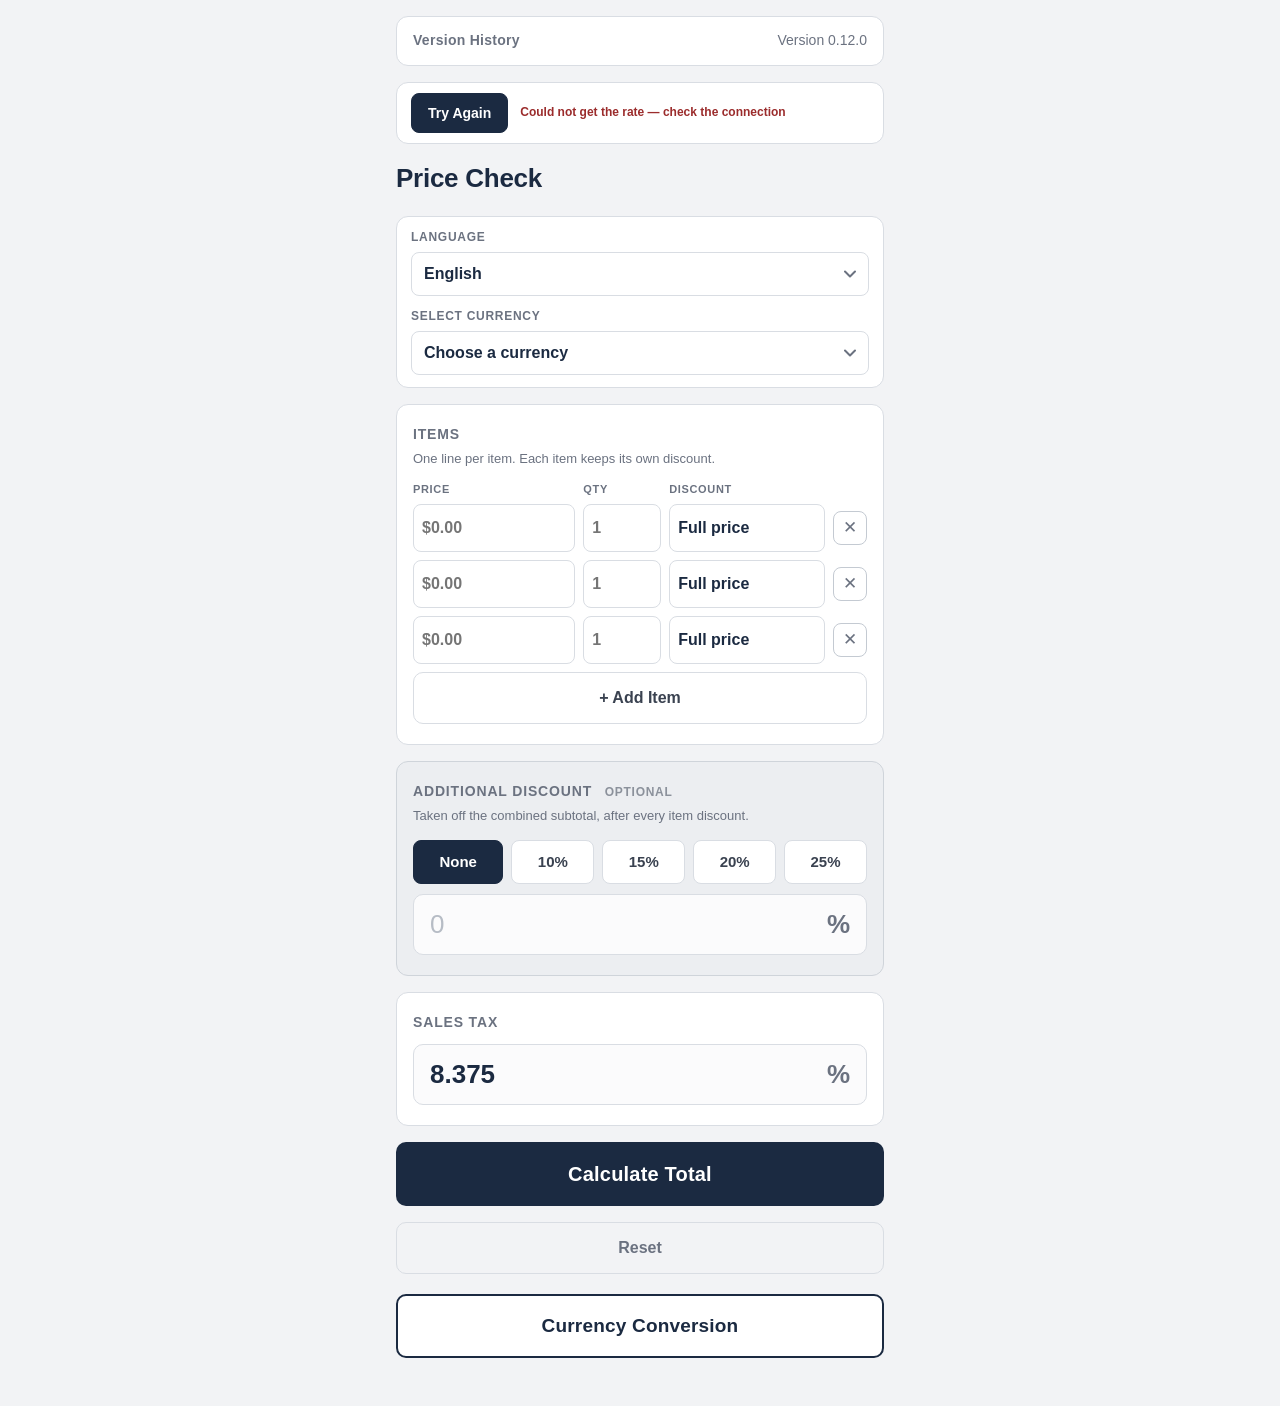
<file: index.html>
<!DOCTYPE html>
<html lang="en">
<head>
  <meta charset="UTF-8">
  <meta name="viewport" content="width=device-width, initial-scale=1, viewport-fit=cover">
  <meta name="theme-color" content="#1b2a41">
  <meta name="apple-mobile-web-app-capable" content="yes">
  <meta name="apple-mobile-web-app-status-bar-style" content="black-translucent">
  <meta name="apple-mobile-web-app-title" content="Price Check">
  <title>Price Check</title>

  <!-- Home Screen and tab icons. Every path here is relative, so the app
       works just as well in a subfolder (such as a GitHub Pages project
       site) as it does at the root of a domain. -->
  <link rel="apple-touch-icon" href="apple-touch-icon.png">
  <link rel="icon" type="image/png" sizes="192x192" href="icon-192.png">
  <link rel="icon" type="image/png" sizes="512x512" href="icon-512.png">

  <link rel="manifest" href="manifest.webmanifest">
  <link rel="stylesheet" href="style.css">
</head>
<body>
  <main class="app">

    <!-- ====================================================================
         VIEW 1 - Price Check (the main calculator)
         ==================================================================== -->
    <div id="viewPriceCheck">

      <!-- Version History -->
      <details class="version-history" id="versionHistory">
        <summary>
          <span class="vh-label">Version History</span>
          <span class="vh-current" id="versionCurrent">—</span>
        </summary>
        <div class="vh-body" id="versionBody"></div>
      </details>

      <!-- Today's exchange rate. Pressed once before a shift while there is
           a signal; after that the rate lives on the phone and nothing here
           needs the internet again. This bar is for whoever is holding the
           phone, so it stays in English like the rest of the controls. -->
      <div class="rate-bar" id="rateBar">
        <button type="button" class="btn-rate" id="getRateBtn">Get Today's Rate</button>
        <span class="rate-bar-note" id="rateBarNote">—</span>
      </div>

      <h1 class="title">Price Check</h1>

      <!-- Language and currency for everything shown to the customer: the
           results below and the Currency Conversion screen. Kept up here so
           both are there before anything is calculated, not buried in the
           results. -->
      <div class="lang-row" id="langRow">
        <div class="lang-field">
          <label class="lang-row-label" for="resultLanguage" data-i18n="language">Language</label>
          <select id="resultLanguage" class="lang-select"></select>
        </div>
        <div class="lang-field">
          <label class="lang-row-label" for="mainCurrency" data-i18n="selectCurrency">Select Currency</label>
          <select id="mainCurrency" class="lang-select"></select>
        </div>
      </div>

      <!-- Items -->
      <section class="card">
        <span class="field-label">Items</span>
        <p class="section-note">
          One line per item. Each item keeps its own discount.
        </p>

        <div class="item-head">
          <span>Price</span>
          <span>Qty</span>
          <span>Discount</span>
          <span></span>
        </div>
        <div id="itemRows"></div>

        <button type="button" class="btn-secondary btn-secondary--light" id="addItemBtn">
          + Add Item
        </button>
      </section>

      <!-- Additional discount, taken off the combined subtotal -->
      <section class="card card--second">
        <span class="field-label">
          Additional Discount
          <span class="field-hint">Optional</span>
        </span>
        <p class="section-note">
          Taken off the combined subtotal, after every item discount.
        </p>

        <div class="chip-row" id="additionalChips">
          <button type="button" class="chip" data-percent="0">None</button>
          <button type="button" class="chip" data-percent="10">10%</button>
          <button type="button" class="chip" data-percent="15">15%</button>
          <button type="button" class="chip" data-percent="20">20%</button>
          <button type="button" class="chip" data-percent="25">25%</button>
        </div>
        <div class="percent-input-wrap">
          <input
            id="additionalDiscount"
            class="percent-input"
            type="text"
            inputmode="decimal"
            autocomplete="off"
            placeholder="0">
          <span class="percent">%</span>
        </div>
      </section>

      <!-- Sales Tax -->
      <section class="card">
        <label class="field-label" for="tax">Sales Tax</label>
        <div class="percent-input-wrap">
          <input
            id="tax"
            class="percent-input"
            type="text"
            inputmode="decimal"
            autocomplete="off"
            placeholder="0">
          <span class="percent">%</span>
        </div>
      </section>

      <!-- Actions -->
      <button type="button" class="btn-primary" id="calcBtn">Calculate Total</button>

      <p class="error" id="error" hidden></p>

      <!-- Results. Everything inside here is translated, because this is
           the part turned round and shown to the customer. -->
      <section class="card results" id="results" hidden>

        <!-- Shown when an item, discount or tax has been edited since these
             figures were worked out. The figures are dimmed with it, so a
             stale total is never handed to a customer as current. -->
        <p class="stale-note" id="staleNote" hidden data-i18n="outOfDate">
          These figures are out of date — press Calculate Total again
        </p>

        <div class="original-total">
          <span class="original-label" data-i18n="originalTotal">Original Total</span>
          <span class="original-value" id="rOriginal">$0.00</span>
        </div>

        <div class="section-title" data-i18n="itemBreakdown">Item Breakdown</div>
        <ul class="breakdown" id="breakdown"></ul>

        <div class="result-row">
          <span class="result-label" data-i18n="itemsSubtotal">Items Subtotal</span>
          <span class="result-value" id="rSubtotal">$0.00</span>
        </div>
        <div class="result-row" id="rItemSavingsRow" hidden>
          <span class="result-label" data-i18n="itemDiscountsSaved">Item Discounts Saved</span>
          <span class="result-value result-value--savings" id="rItemSavings">-$0.00</span>
        </div>
        <div class="result-row" id="rDiscountRow" hidden>
          <span class="result-label" id="rDiscountLabel">Additional Discount</span>
          <span class="result-value result-value--savings" id="rDiscount">-$0.00</span>
        </div>
        <div class="result-row" id="rAfterRow" hidden>
          <span class="result-label" data-i18n="subtotalAfterAll">Subtotal After All Discounts</span>
          <span class="result-value" id="rAfter">$0.00</span>
        </div>

        <div class="savings-box" id="rSavingsBox" hidden>
          <span class="savings-box-label" data-i18n="totalSavings">Total Savings</span>
          <span class="savings-box-value" id="rTotalSavings">$0.00</span>
          <span class="savings-box-note" id="rSavingsPercent">You saved 0%</span>
        </div>

        <div class="result-row">
          <span class="result-label" id="rTaxLabel">Sales Tax</span>
          <span class="result-value" id="rTax">$0.00</span>
        </div>
        <div class="result-total">
          <span class="total-label" data-i18n="finalTotal">Final Total</span>
          <span class="total-value" id="rTotal">$0.00</span>
        </div>

        <!-- The same total in the customer's own currency, directly under
             the dollars. Written by currency.js from the rate saved on the
             phone - it needs no connection, and it is simply left out when
             no currency has been chosen or no rate is in hand. -->
        <div class="converted" id="converted" hidden>
          <span class="converted-label" id="convertedLabel">—</span>
          <span class="converted-value" id="convertedValue">—</span>
          <span class="converted-note" id="convertedNote"></span>
        </div>

        <p class="saved-today" id="rSavedToday" hidden>You saved $0.00 today</p>

        <div class="math">
          <div class="math-title" data-i18n="howCalculated">How this was calculated</div>
          <ol class="math-steps" id="mathSteps"></ol>
        </div>
      </section>

      <button type="button" class="btn-secondary" id="resetBtn">Reset</button>

      <!-- The way through to the customer-facing converter. It carries the
           chosen language underneath the English, so a customer can read it
           and ask for it - and anyone who does not need it simply ignores
           it. -->
      <button type="button" class="btn-convert" id="openCurrencyBtn">
        <span class="btn-convert-en">Currency Conversion</span>
        <span class="btn-convert-native" id="convertNative" dir="auto" hidden></span>
      </button>

    </div>

    <!-- ====================================================================
         VIEW 2 - Currency Conversion (shown to the customer)
         Every label carrying data-i18n is translated by currency.js.
         ==================================================================== -->
    <div id="viewCurrency" hidden>

      <!-- Language picker. The buttons are built from the list in i18n.js,
           each showing the language's own name. -->
      <section class="card">
        <span class="field-label" data-i18n="chooseLanguage">Choose your language</span>
        <div class="lang-grid" id="langGrid"></div>
      </section>

      <h1 class="title" data-i18n="title">Currency Conversion</h1>

      <!-- USD amount, carried over from Price Check but still editable -->
      <section class="card">
        <label class="field-label" for="usdAmount" data-i18n="usdAmount">USD Amount</label>
        <div class="percent-input-wrap">
          <span class="money-sign">$</span>
          <input
            id="usdAmount"
            class="percent-input"
            type="text"
            inputmode="decimal"
            autocomplete="off"
            placeholder="0.00">
        </div>
      </section>

      <!-- Currency -->
      <section class="card">
        <label class="field-label" for="currencySelect" data-i18n="selectCurrency">Select Currency</label>
        <select id="currencySelect" class="currency-select"></select>
      </section>

      <!-- The part held up for the customer to read -->
      <section class="card customer-card">
        <div class="cc-usd">
          <span class="cc-usd-label" data-i18n="usdTotal">USD Total</span>
          <span class="cc-usd-value" id="ccUsd">$0.00</span>
        </div>

        <div class="cc-main">
          <span class="cc-main-label" data-i18n="customerPrice">Customer Price</span>
          <span class="cc-main-value" id="ccPrice">—</span>
        </div>

        <!-- Where the rate came from and when, kept small on purpose: the
             converted price is what the customer is meant to read. Both
             lines are written in currency.js. -->
        <p class="cc-source" id="ccSource" hidden></p>
        <p class="cc-rate-time" id="ccRateTime" hidden></p>

        <p class="cc-disclaimer" data-i18n="disclaimer">
          Estimated conversion. Your bank or card issuer may use a different exchange rate.
        </p>
      </section>

      <!-- Rate, and where it came from -->
      <section class="card">
        <div class="result-row">
          <span class="result-label" data-i18n="exchangeRate">Exchange Rate</span>
          <span class="result-value" id="rateValue">—</span>
        </div>
        <div class="result-row">
          <span class="result-label" data-i18n="lastUpdated">Last Updated</span>
          <span class="result-value" id="rateUpdated">—</span>
        </div>

        <p class="rate-status" id="rateStatus" hidden></p>

        <!-- Always available, not only after a failure: a rate fetched an
             hour ago is still the rate on screen until someone asks for a
             new one. Its wording is set in currency.js. -->
        <button type="button" class="btn-secondary" id="refreshBtn">Update Rate</button>

        <!-- Optional override, deliberately tucked away -->
        <details class="manual-rate">
          <summary data-i18n="manualRate">Manual Rate</summary>
          <div class="manual-body">
            <p class="manual-auto" id="autoRateNote">—</p>
            <div class="manual-field">
              <input
                id="manualRateInput"
                class="manual-input"
                type="text"
                inputmode="decimal"
                autocomplete="off"
                placeholder="0.00"
                aria-label="Manual exchange rate">
              <span class="manual-code" id="manualRateCode"></span>
            </div>
            <button type="button" class="btn-secondary btn-secondary--light" id="useAutoBtn" data-i18n="useAutomaticRate">
              Use Automatic Rate
            </button>
          </div>
        </details>
      </section>

      <button type="button" class="btn-secondary" id="backBtn" data-i18n="back">
        Back to Price Check
      </button>

    </div>

  </main>

  <!-- i18n.js holds every translation and must load first. -->
  <script src="i18n.js"></script>
  <script src="script.js"></script>
  <script src="currency.js"></script>
</body>
</html>
</file>
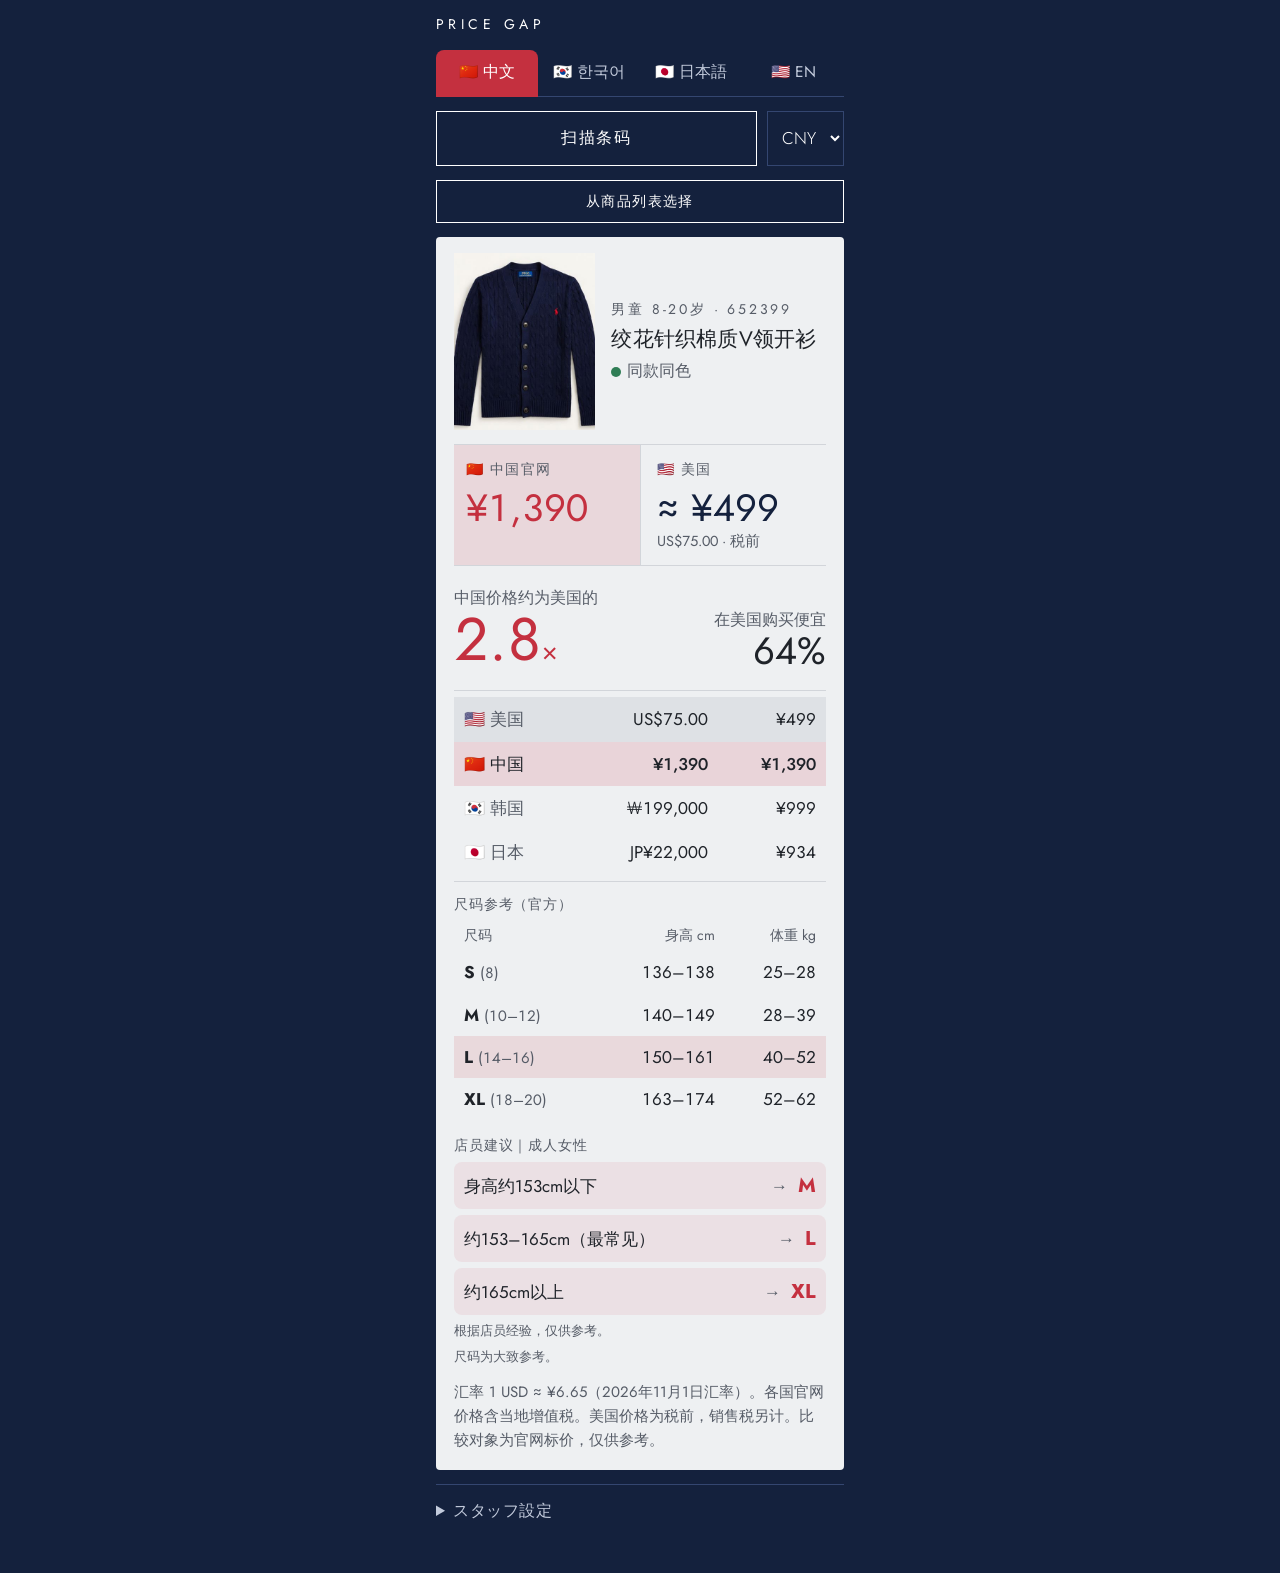
<file: pricegap/index.html>
<!doctype html>
<html lang="ja">
<head>
<meta charset="utf-8">
<meta name="viewport" content="width=device-width, initial-scale=1, viewport-fit=cover">
<title>Price Gap</title>
<meta name="theme-color" content="#14213d">
<meta name="robots" content="noindex, nofollow">
<meta name="apple-mobile-web-app-capable" content="yes">
<meta name="mobile-web-app-capable" content="yes">
<meta name="apple-mobile-web-app-status-bar-style" content="black-translucent">
<meta name="apple-mobile-web-app-title" content="Price Gap">
<link rel="manifest" href="manifest.webmanifest">
<link rel="apple-touch-icon" href="icons/icon-180.png">
<link rel="stylesheet" href="https://fonts.googleapis.com/css2?family=Jost:wght@300;400;500&display=swap">
<style>
/* Layout: one navy phone column — small photo beside the name, then the two prices and the gap, all on the first screen */
:root{
  --bg:#14213d; --card:#1c2b4d; --ink:#ffffff; --mute:#c3cbdc; --line:#344670; --accent:#e9d19e; --navy:#ffffff;
  --ok:#2f7d55; --ref:#3d5f9e; --warn:#a26c12; --hl:#c4303f;
  --latin:"Jost","Helvetica Neue",Arial,sans-serif;
  --body:"Jost",-apple-system,"Hiragino Sans","PingFang SC","Apple SD Gothic Neo","Noto Sans CJK",sans-serif;
  color-scheme:dark;
}
*{box-sizing:border-box}
body{background:var(--bg);color:var(--ink);font-family:var(--body);font-weight:400;font-size:17px;line-height:1.55}
.wrap{max-width:440px;margin:0 auto;padding-left:max(16px,env(safe-area-inset-left,0px));padding-right:max(16px,env(safe-area-inset-right,0px));padding-block:14px 40px;display:flex;flex-direction:column;gap:14px}
.top{display:flex;justify-content:space-between;align-items:baseline}
.brand{font-family:var(--latin);font-weight:400;letter-spacing:.32em;font-size:14px;text-transform:uppercase}
.demo{font-family:var(--latin);font-size:10px;letter-spacing:.2em;color:var(--mute)}
.seg{display:flex;justify-content:space-between;border-bottom:1px solid var(--line)}
.seg button{all:unset;cursor:pointer;flex:1;text-align:center;padding:10px 2px 12px;font-size:15.5px;white-space:nowrap;color:var(--mute);border-bottom:1.5px solid transparent;margin-bottom:-1px}
.seg button[aria-pressed="true"]{color:#fff;background:var(--hl);border-color:var(--hl);border-radius:8px 8px 0 0;font-weight:500}
.row{display:flex;gap:10px;align-items:stretch}
.btn{all:unset;cursor:pointer;flex:1;text-align:center;border:1px solid var(--ink);color:var(--ink);padding:14px;font-size:16px;letter-spacing:.1em}
.btn:hover{background:var(--ink);color:var(--bg)}
select,input[type=number]{font:inherit;font-weight:300;color:var(--ink);background:transparent;border:1px solid var(--line);padding:9px 10px;border-radius:0}
:focus-visible{outline:1px solid var(--accent);outline-offset:3px}
.picker{display:grid;grid-template-columns:repeat(3,1fr);gap:10px}
.item{all:unset;cursor:pointer;display:flex;flex-direction:column;gap:4px;font-size:14px;line-height:1.35;color:var(--mute)}
.item img{width:100%;aspect-ratio:4/5;object-fit:cover;display:block;background:var(--line)}
.card{--ink:#1f2329;--mute:#565c67;--line:#d2d5da;--navy:#14213d;background:#eef0f2;color:var(--ink);border-radius:4px;overflow:hidden}
.head{display:grid;grid-template-columns:38% 1fr;gap:16px;align-items:center;padding:16px 18px 0}.photo{width:100%;aspect-ratio:4/5;object-fit:cover;object-position:top;display:block;background:var(--line)}
.prod{padding:0;min-width:0}
.eyebrow{font-family:var(--latin);font-size:14px;letter-spacing:.2em;text-transform:uppercase;color:var(--mute)}
.prod h2{word-break:keep-all;overflow-wrap:anywhere;font-weight:400;font-size:21px;line-height:1.35;margin:4px 0 6px;text-wrap:balance;letter-spacing:.01em}
.status{font-size:16px;color:var(--mute);display:flex;align-items:center;gap:6px}
.dot{width:10px;height:10px;border-radius:50%;display:inline-block}
.prices{display:grid;grid-template-columns:1fr 1fr;margin:14px 18px 0;border-top:1px solid var(--line)}
.prices>div{padding:14px 0 12px;min-width:0}.prices>div:first-child{padding-left:12px;padding-right:10px;background:color-mix(in srgb,var(--hl) 13%,transparent)}.amt.home{color:var(--hl)}
.prices>div+div{padding-left:16px;border-left:1px solid var(--line)}
.lab{font-family:var(--latin);font-size:14px;letter-spacing:.1em;color:var(--mute);text-transform:uppercase}
.amt{font-family:var(--latin);font-weight:400;font-size:clamp(30px,9vw,38px);line-height:1.2;margin-top:4px;font-variant-numeric:tabular-nums;white-space:nowrap;overflow:hidden}
.amt.us{color:var(--navy)}
.small{font-size:14.5px;color:var(--mute);font-variant-numeric:tabular-nums}
.gap{margin:0 18px;border-top:1px solid var(--line);padding:20px 0;display:flex;align-items:flex-end;justify-content:space-between;gap:12px;flex-wrap:wrap}
.gap .k{font-size:16px;color:var(--mute)}
.gap .v{font-family:var(--latin);font-weight:400;font-size:60px;line-height:1;color:var(--hl);font-variant-numeric:tabular-nums}
.gap .v small{font-size:26px}
.gap .r{text-align:right}
.gap .r .v{font-size:38px;color:var(--ink)}
.none{margin:14px 18px 0;border-top:1px solid var(--line);padding:18px 0;color:var(--mute);font-size:17px}
table{color:inherit;font-size:inherit;width:100%;border-collapse:collapse;font-variant-numeric:tabular-nums}
.tbl{margin:0 18px;border-top:1px solid var(--line);padding-top:6px}
td{padding:9px 0;font-size:17px}.spec{margin:6px 18px 0;border-top:1px solid var(--line);padding-top:12px}.spec .sec{font-size:14px;letter-spacing:.06em;color:var(--mute);margin-bottom:6px}.spec dl{display:grid;grid-template-columns:auto 1fr;gap:6px 14px;margin:0;font-size:16px}.spec dt{color:var(--mute)}.spec dd{margin:0;min-width:0}
.size{margin:6px 18px 0;border-top:1px solid var(--line);padding-top:12px}.size .sec,.rev .sec{font-size:14px;letter-spacing:.06em;color:var(--mute);margin-bottom:6px}
.size th{font-size:14px;font-weight:400;color:var(--mute);text-align:left;padding:4px 10px}.size th.n{text-align:right}.size td{padding:8px 10px}.size .c{color:var(--mute);font-size:15px}
.size tr.hit td{background:color-mix(in srgb,var(--hl) 12%,transparent)}
.rev{margin-top:14px}.rv{display:grid;grid-template-columns:1fr auto auto;gap:4px 10px;align-items:baseline;font-size:17px;padding:8px 10px;border-radius:8px;background:color-mix(in srgb,var(--hl) 8%,transparent);margin-bottom:6px}.rv .c{grid-column:1/-1;font-size:15px;color:var(--mute)}.rv b{font-size:20px;color:var(--hl)}.rv .arrow{color:var(--mute)}
.demo-n{font-size:13px;color:var(--mute);margin-top:6px}
td.n{text-align:right;white-space:nowrap;padding-left:10px}
td.c{color:var(--mute)}
tr.me td{color:var(--ink);font-weight:500;background:color-mix(in srgb,var(--hl) 14%,transparent)}tr.us td{background:color-mix(in srgb,var(--navy) 7%,transparent)}td:first-child{padding-left:10px}td:last-child{padding-right:10px}
.notes{font-size:15px;color:var(--mute);padding:12px 18px 18px;line-height:1.6}
details{border-top:1px solid var(--line);padding-top:4px}
summary{cursor:pointer;padding:10px 0;font-size:16px;color:var(--mute);letter-spacing:.04em}
.f{display:grid;grid-template-columns:1fr auto;gap:10px;align-items:center;padding-bottom:12px;font-size:16px}
.f input[type=number]{width:110px;text-align:right}
@media (prefers-reduced-motion:no-preference){.card{animation:in .3s ease-out}@keyframes in{from{opacity:.4}to{opacity:1}}}
.tabs{display:flex;gap:6px;flex-wrap:wrap;margin:0 0 10px}
.tabs button{all:unset;cursor:pointer;font-size:14px;padding:6px 12px;border:1px solid var(--line);border-radius:999px;color:var(--mute)}
.tabs button[aria-pressed="true"]{border-color:var(--ink);color:var(--ink)}
.item .pr{font-family:var(--latin);font-variant-numeric:tabular-nums;color:var(--ink);font-size:13px}
.item .x{font-size:12px;color:var(--accent)}
.tag{font-size:12.5px;color:var(--mute);margin-left:6px;white-space:nowrap}
.flagnote{margin:10px 18px 0;padding:10px 12px;border-radius:6px;background:color-mix(in srgb,var(--hl) 9%,transparent);font-size:15.5px;line-height:1.5}
.tipfoot{font-size:13px;color:var(--mute);margin-top:4px}
html{padding-top:env(safe-area-inset-top,0px);padding-bottom:env(safe-area-inset-bottom,0px);background:var(--bg)}
body{margin:0;-webkit-text-size-adjust:100%}
img{max-width:100%}
[hidden]{display:none!important}
.scan{position:fixed;inset:0;z-index:20;background:#000;display:flex;flex-direction:column;padding:env(safe-area-inset-top,0px) 0 env(safe-area-inset-bottom,0px)}
.scan video{flex:1;width:100%;object-fit:cover;min-height:0}
.scan .frame{position:absolute;left:10%;right:10%;top:38%;height:22%;border:2px solid rgba(255,255,255,.85);border-radius:10px;pointer-events:none}
.scan .bar{display:flex;gap:10px;padding:12px max(16px,env(safe-area-inset-left,0px));background:#14213d;align-items:center;flex-wrap:wrap}
.scan .bar input{flex:1;min-width:0;font:inherit;color:#fff;background:transparent;border:1px solid #344670;padding:10px}
.scan .bar button,.mini{all:unset;cursor:pointer;border:1px solid #fff;color:#fff;padding:10px 14px;font-size:15px}
.scan .msg{color:#c3cbdc;font-size:14px;padding:0 max(16px,env(safe-area-inset-left,0px)) 10px;background:#14213d}
.assign{border:1px solid var(--accent);padding:12px;display:grid;gap:8px;font-size:15px}
.assign b{font-family:var(--latin);letter-spacing:.05em}
.staffbtns{display:flex;gap:8px;flex-wrap:wrap;margin:0 0 12px}
.staffbtns .mini{border-color:var(--line);color:var(--ink);font-size:14px;padding:8px 12px}
textarea{width:100%;min-height:90px;font:13px ui-monospace,monospace;color:var(--ink);background:transparent;border:1px solid var(--line)}
.online{font-size:12px;color:var(--mute)}
</style>
</head>
<body>
<div class="wrap">
  <div class="top"><span class="brand">Price Gap</span><span class="online" id="net"></span></div>
  <div class="seg" role="group" aria-label="customer" id="seg">
    <button data-c="CN">🇨🇳 中文</button><button data-c="KR">🇰🇷 한국어</button><button data-c="JP">🇯🇵 日本語</button><button data-c="EN">🇺🇸 EN</button>
  </div>
  <div class="row">
    <button class="btn" id="scanBtn"></button>
    <select id="cur" aria-label="currency"><option>CNY</option><option>KRW</option><option>JPY</option><option>USD</option></select>
  </div>
  <button class="btn" id="listBtn" style="flex:none;padding:10px;font-size:14px"></button>
  <div id="assignWrap" hidden></div>
  <div id="pickWrap" hidden><p class="small" id="pickT" style="margin:0 0 8px"></p><div class="tabs" id="tabs"></div><div class="picker" id="picker"></div></div>
  <div id="result"></div>
  <details id="staff">
    <summary id="staffT">スタッフ設定</summary>
    <div class="f">
      <label for="store">店頭価格（USD・入力すると優先）</label><input type="number" id="store" step="0.01" min="0" placeholder="—">
      <label for="taxOn">米国の売上税を含める</label><input type="checkbox" id="taxOn">
      <label for="taxRate">売上税率（%）</label><input type="number" id="taxRate" step="0.1" min="0" value="9.5">
    </div>
    <p class="small" id="rates" style="margin:0 0 8px"></p>
    <div class="staffbtns"><button class="mini" id="fxBtn">為替を今すぐ更新</button><button class="mini" id="exportBtn">バーコード登録を書き出す</button><button class="mini" id="importBtn">読み込む</button></div>
    <p class="small" id="bcInfo" style="margin:0 0 8px"></p>
    <textarea id="bcText" hidden aria-label="barcode data"></textarea>
    <p class="small" id="ver" style="margin:0 0 12px"></p>
  </details>
</div>
<div class="scan" id="scan" hidden>
  <video id="video" playsinline muted></video><div class="frame"></div>
  <div class="msg" id="scanMsg"></div>
  <div class="bar"><input id="manual" inputmode="numeric" placeholder="バーコード番号を手入力" aria-label="barcode number"><button id="manualGo">決定</button><button id="scanClose">閉じる</button></div>
</div>
<script src="app.js"></script>
</body>
</html>
</file>
<file: style.css>
/* ==========================================================================
   Price Check - style.css
   Plain CSS only. No frameworks, no external fonts, no CDN.
   ========================================================================== */

:root {
  --navy: #1b2a41;
  --navy-dark: #121d2e;
  --charcoal: #3a4250;
  --gray-text: #6b7280;
  --line: #d9dde3;
  --savings: #1c7a4f;
  --savings-bg: #edf5f0;
  --savings-line: #c8dfd2;
  --bg: #f2f3f5;
  --card: #ffffff;
  --radius: 12px;
}

* {
  box-sizing: border-box;
}

/* Anything the script hides stays hidden, even when a rule below gives it a
   display value of its own. */
[hidden] {
  display: none !important;
}

html, body {
  margin: 0;
  padding: 0;
}

body {
  background: var(--bg);
  color: var(--charcoal);
  font-family: -apple-system, BlinkMacSystemFont, "Helvetica Neue", Helvetica, Arial, sans-serif;
  font-size: 17px;
  line-height: 1.4;
  -webkit-text-size-adjust: 100%;
  -webkit-tap-highlight-color: transparent;
}

.app {
  max-width: 520px;
  margin: 0 auto;
  padding: 16px 16px 48px;
  padding-top: calc(16px + env(safe-area-inset-top));
  padding-left: calc(16px + env(safe-area-inset-left));
  padding-right: calc(16px + env(safe-area-inset-right));
  padding-bottom: calc(48px + env(safe-area-inset-bottom));
}

/* --- Version History ----------------------------------------------------- */

.version-history {
  background: var(--card);
  border: 1px solid var(--line);
  border-radius: var(--radius);
  margin-bottom: 16px;
}

.version-history > summary {
  display: flex;
  justify-content: space-between;
  align-items: center;
  gap: 12px;
  padding: 14px 16px;
  cursor: pointer;
  font-size: 14px;
  color: var(--gray-text);
  list-style: none;
}

.version-history > summary::-webkit-details-marker {
  display: none;
}

.vh-label {
  font-weight: 600;
  letter-spacing: 0.02em;
}

.vh-current {
  font-variant-numeric: tabular-nums;
}

.vh-body {
  padding: 0 16px 14px;
  border-top: 1px solid var(--line);
  font-size: 14px;
}

.vh-entry {
  padding-top: 14px;
}

.vh-version {
  font-weight: 600;
  color: var(--navy);
}

.vh-body ul {
  margin: 6px 0 0;
  padding-left: 20px;
  color: var(--gray-text);
}

.vh-body li {
  margin: 3px 0;
}

/* --- Title --------------------------------------------------------------- */

.title {
  margin: 4px 0 20px;
  font-size: 26px;
  font-weight: 700;
  color: var(--navy);
  letter-spacing: -0.01em;
}

/* --- Cards --------------------------------------------------------------- */

.card {
  background: var(--card);
  border: 1px solid var(--line);
  border-radius: var(--radius);
  padding: 20px 16px;
  margin-bottom: 16px;
}

/* The optional additional discount, set apart with a light gray background. */
.card--second {
  background: #eceef1;
  border-color: #cfd4da;
}

.field-label {
  display: block;
  font-size: 14px;
  font-weight: 600;
  color: var(--gray-text);
  text-transform: uppercase;
  letter-spacing: 0.06em;
  margin-bottom: 12px;
}

.field-hint {
  margin-left: 8px;
  font-size: 12px;
  font-weight: 600;
  color: #8b919b;
  text-transform: uppercase;
  letter-spacing: 0.06em;
}

.section-note {
  margin: -6px 0 14px;
  font-size: 13px;
  color: var(--gray-text);
  text-transform: none;
  letter-spacing: 0;
}

/* --- Inputs -------------------------------------------------------------- */

.percent-input-wrap {
  display: flex;
  align-items: center;
  border: 1px solid var(--line);
  border-radius: 10px;
  background: #fbfbfc;
  padding: 0 16px;
}

.percent-input-wrap:focus-within {
  border-color: var(--navy);
  background: #ffffff;
}

.percent {
  margin-left: 6px;
  font-size: 26px;
  font-weight: 600;
  color: var(--gray-text);
}

.percent-input {
  flex: 1;
  width: 100%;
  min-width: 0;
  border: 0;
  outline: 0;
  background: transparent;
  color: var(--navy);
  font-family: inherit;
  font-size: 26px;
  font-weight: 600;
  font-variant-numeric: tabular-nums;
  padding: 14px 0;
}

.percent-input::placeholder {
  color: #b6bcc5;
  font-weight: 500;
}

/* --- Action buttons ------------------------------------------------------ */

.btn-primary {
  display: block;
  width: 100%;
  min-height: 64px;
  border: 0;
  border-radius: 10px;
  background: var(--navy);
  color: #ffffff;
  font-family: inherit;
  font-size: 20px;
  font-weight: 700;
  letter-spacing: 0.01em;
  cursor: pointer;
  -webkit-appearance: none;
  appearance: none;
}

.btn-primary:active {
  background: var(--navy-dark);
}

.btn-secondary {
  display: block;
  width: 100%;
  min-height: 52px;
  margin-top: 16px;
  border: 1px solid var(--line);
  border-radius: 10px;
  background: transparent;
  color: var(--gray-text);
  font-family: inherit;
  font-size: 16px;
  font-weight: 600;
  cursor: pointer;
  -webkit-appearance: none;
  appearance: none;
}

/* --- Error --------------------------------------------------------------- */

.error {
  margin: 14px 2px 0;
  color: #9b2c2c;
  font-size: 15px;
  font-weight: 600;
}

/* --- Results ------------------------------------------------------------- */

.results {
  margin-top: 16px;
}

.result-row {
  display: flex;
  justify-content: space-between;
  align-items: baseline;
  gap: 12px;
  padding: 10px 0;
}

.result-label {
  font-size: 16px;
  color: var(--gray-text);
}

.result-value {
  font-size: 18px;
  font-weight: 600;
  color: var(--charcoal);
  font-variant-numeric: tabular-nums;
  white-space: nowrap;
}

/* The total sits on its own line so the number can be big enough to read
   from across a counter. */
.result-total {
  display: flex;
  flex-direction: column;
  align-items: flex-start;
  gap: 2px;
  margin-top: 14px;
  padding-top: 18px;
  border-top: 2px solid var(--navy);
}

.total-label {
  font-size: 15px;
  font-weight: 700;
  color: var(--gray-text);
  text-transform: uppercase;
  letter-spacing: 0.08em;
}

.total-value {
  font-size: 56px;
  line-height: 1.05;
  font-weight: 700;
  color: var(--navy);
  font-variant-numeric: tabular-nums;
  letter-spacing: -0.03em;
  white-space: nowrap;
}

/* --- The total again in the customer's currency --------------------------- */

/* Sits directly under the dollars and is deliberately almost as loud: this
   is the number the customer is being shown. It keeps the navy of the
   total above it rather than competing with a second colour. */

.converted {
  display: flex;
  flex-direction: column;
  align-items: flex-start;
  gap: 2px;
  margin-top: 16px;
  padding-top: 14px;
  border-top: 1px solid var(--line);
}

.converted-label {
  font-size: 13px;
  font-weight: 700;
  color: var(--gray-text);
  text-transform: uppercase;
  letter-spacing: 0.08em;
}

.converted-value {
  font-size: 44px;
  line-height: 1.05;
  font-weight: 700;
  color: var(--navy);
  font-variant-numeric: tabular-nums;
  letter-spacing: -0.03em;
  white-space: nowrap;
}

.converted-value.is-long {
  font-size: 36px;
}

.converted-value.is-xlong {
  font-size: 28px;
}

.converted-note {
  margin-top: 4px;
  font-size: 12px;
  line-height: 1.4;
  color: var(--gray-text);
}

.converted-note.is-old {
  color: #8a5a12;
  font-weight: 600;
}

/* --- Today's rate, at the top of the main screen -------------------------- */

/* For whoever is holding the phone, not the customer, so it is quiet and
   stays in English like the other controls. One press before a shift and
   the converter works all day with no signal. */

.rate-bar {
  display: flex;
  align-items: center;
  gap: 12px;
  flex-wrap: wrap;
  margin-bottom: 16px;
  padding: 10px 14px;
  background: var(--card);
  border: 1px solid var(--line);
  border-radius: var(--radius);
}

.btn-rate {
  flex: 0 0 auto;
  min-height: 40px;
  padding: 0 16px;
  border: 1px solid var(--navy);
  border-radius: 8px;
  background: var(--navy);
  color: #fff;
  font-size: 14px;
  font-weight: 600;
  font-family: inherit;
  cursor: pointer;
}

.btn-rate:disabled {
  opacity: 0.55;
}

.rate-bar-note {
  flex: 1 1 140px;
  min-width: 0;
  font-size: 12px;
  line-height: 1.4;
  color: var(--gray-text);
}

.rate-bar-note.is-old {
  color: #8a5a12;
  font-weight: 600;
}

.rate-bar-note.is-error {
  color: #9b2c2c;
  font-weight: 600;
}

/* --- Out-of-date results -------------------------------------------------- */

.stale-note {
  margin: 0 0 16px;
  padding: 10px 12px;
  border: 1px solid #e3c9a0;
  border-left-width: 4px;
  border-radius: 8px;
  background: #fdf6e8;
  color: #8a5a12;
  font-size: 14px;
  font-weight: 600;
  line-height: 1.4;
}

/* The figures fade while the notice stays sharp, so nothing stale can be
   mistaken for the current total at a glance. */
.results.is-stale > *:not(.stale-note) {
  opacity: 0.4;
}

/* --- Calculation steps --------------------------------------------------- */

.math {
  margin-top: 20px;
  padding-top: 16px;
  border-top: 1px solid var(--line);
}

.math-title {
  font-size: 12px;
  font-weight: 600;
  color: var(--gray-text);
  text-transform: uppercase;
  letter-spacing: 0.06em;
  margin-bottom: 8px;
}

.math-steps {
  margin: 0;
  padding-left: 18px;
  font-size: 13px;
  line-height: 1.6;
  color: var(--gray-text);
  font-variant-numeric: tabular-nums;
}

.math-steps li {
  margin: 2px 0;
}

.math-steps b {
  font-weight: 600;
  color: var(--charcoal);
}

/* --- Item rows ----------------------------------------------------------- */

.item-head,
.item-row {
  display: grid;
  grid-template-columns: 1.25fr 0.6fr 1.2fr 34px;
  gap: 8px;
  align-items: center;
}

.item-head {
  margin-bottom: 6px;
  font-size: 11px;
  font-weight: 600;
  color: var(--gray-text);
  text-transform: uppercase;
  letter-spacing: 0.06em;
}

.item-row {
  margin-bottom: 8px;
}

.item-input,
.item-select {
  width: 100%;
  min-width: 0;
  min-height: 48px;
  padding: 0 8px;
  border: 1px solid var(--line);
  border-radius: 8px;
  background: #ffffff;
  color: var(--navy);
  font-family: inherit;
  font-size: 16px;
  font-weight: 600;
  font-variant-numeric: tabular-nums;
  -webkit-appearance: none;
  appearance: none;
}

.item-select {
  padding-right: 4px;
}

.item-input:focus,
.item-select:focus {
  outline: 2px solid var(--navy);
  outline-offset: -2px;
}

.item-remove {
  width: 34px;
  height: 34px;
  padding: 0;
  border: 1px solid #c4cad2;
  border-radius: 8px;
  background: #ffffff;
  color: var(--gray-text);
  font-family: inherit;
  font-size: 17px;
  line-height: 1;
  cursor: pointer;
  -webkit-appearance: none;
  appearance: none;
}

/* The Custom percentage for one row, shown under that row. */
.item-custom {
  grid-column: 1 / -1;
  display: flex;
  align-items: center;
  gap: 8px;
  padding: 2px 0 6px;
  font-size: 13px;
  color: var(--gray-text);
}

.item-custom .item-input {
  max-width: 110px;
}

/* --- Additional discount chips ------------------------------------------- */

.chip-row {
  display: flex;
  flex-wrap: wrap;
  gap: 8px;
  margin-bottom: 10px;
}

.chip {
  flex: 1 1 auto;
  min-width: 56px;
  min-height: 44px;
  padding: 0 10px;
  border: 1px solid var(--line);
  border-radius: 8px;
  background: #ffffff;
  color: var(--charcoal);
  font-family: inherit;
  font-size: 15px;
  font-weight: 600;
  cursor: pointer;
  -webkit-appearance: none;
  appearance: none;
}

.chip.is-selected {
  background: var(--navy);
  border-color: var(--navy);
  color: #ffffff;
}

.btn-secondary--light {
  margin-top: 8px;
  background: #ffffff;
  color: var(--charcoal);
}

/* --- Savings-focused results --------------------------------------------- */

.original-total {
  display: flex;
  justify-content: space-between;
  align-items: baseline;
  gap: 12px;
  padding-bottom: 14px;
  margin-bottom: 4px;
  border-bottom: 1px solid var(--line);
}

.original-label {
  font-size: 13px;
  font-weight: 600;
  color: var(--gray-text);
  text-transform: uppercase;
  letter-spacing: 0.06em;
}

.original-value {
  font-size: 28px;
  font-weight: 700;
  color: var(--charcoal);
  font-variant-numeric: tabular-nums;
  white-space: nowrap;
}

/* Savings read as a good thing, not as a charge. */
.result-value--savings {
  color: var(--savings);
}

.section-title {
  margin: 16px 0 8px;
  font-size: 11px;
  font-weight: 600;
  color: var(--gray-text);
  text-transform: uppercase;
  letter-spacing: 0.08em;
}

.breakdown {
  margin: 0 0 14px;
  padding: 0;
  list-style: none;
  font-variant-numeric: tabular-nums;
}

.item-line {
  padding: 10px 0;
  border-bottom: 1px solid var(--line);
}

.item-line:first-child {
  padding-top: 0;
}

.item-line-head {
  display: flex;
  justify-content: space-between;
  align-items: center;
  gap: 10px;
  margin-bottom: 4px;
}

.item-line-title {
  font-size: 16px;
  font-weight: 600;
  color: var(--charcoal);
}

.item-line-badge {
  flex: 0 0 auto;
  padding: 3px 8px;
  border-radius: 999px;
  background: var(--savings-bg);
  color: var(--savings);
  font-size: 12px;
  font-weight: 700;
  letter-spacing: 0.02em;
}

.item-line-badge--plain {
  background: #eef0f3;
  color: var(--gray-text);
}

.item-line-row {
  display: flex;
  justify-content: space-between;
  gap: 12px;
  font-size: 14px;
  color: var(--gray-text);
  padding: 1px 0;
}

.item-line-row b {
  font-weight: 600;
  color: var(--charcoal);
  white-space: nowrap;
}

.item-line-row b.is-savings {
  color: var(--savings);
}

/* --- Total savings ------------------------------------------------------- */

.savings-box {
  display: flex;
  flex-direction: column;
  align-items: flex-start;
  gap: 2px;
  margin: 16px 0 6px;
  padding: 14px 16px;
  border: 1px solid var(--savings-line);
  border-radius: 10px;
  background: var(--savings-bg);
}

.savings-box-label {
  font-size: 13px;
  font-weight: 700;
  color: var(--savings);
  text-transform: uppercase;
  letter-spacing: 0.08em;
}

.savings-box-value {
  font-size: 36px;
  line-height: 1.1;
  font-weight: 700;
  color: var(--savings);
  font-variant-numeric: tabular-nums;
  letter-spacing: -0.02em;
  white-space: nowrap;
}

.savings-box-note {
  font-size: 14px;
  font-weight: 600;
  color: var(--savings);
}

.saved-today {
  margin: 14px 0 0;
  padding-top: 14px;
  border-top: 1px solid var(--line);
  font-size: 18px;
  font-weight: 700;
  color: var(--savings);
  text-align: center;
}

/* --- The way through to Currency Conversion ------------------------------ */

/* Outlined rather than filled, so it reads clearly without competing with
   Calculate Total. Two lines: English for whoever is holding the phone,
   and the chosen language underneath for the customer. */
.btn-convert {
  display: flex;
  flex-direction: column;
  align-items: center;
  justify-content: center;
  gap: 2px;
  width: 100%;
  min-height: 64px;
  margin-top: 20px;
  padding: 12px 14px;
  border: 2px solid var(--navy);
  border-radius: 10px;
  background: #ffffff;
  color: var(--navy);
  font-family: inherit;
  cursor: pointer;
  -webkit-appearance: none;
  appearance: none;
}

.btn-convert:active {
  background: #eef1f6;
}

.btn-convert-en {
  font-size: 19px;
  font-weight: 700;
  letter-spacing: 0.01em;
}

.btn-convert-native {
  font-size: 17px;
  font-weight: 600;
  line-height: 1.3;
  color: var(--charcoal);
}

/* --- Language picker, under the title ------------------------------------ */

/* Sits above everything so it is there before a calculation, not hidden
   inside the results. It sets the language of the results below and of the
   Currency Conversion screen at the same time. */
.lang-row {
  display: flex;
  flex-direction: column;
  gap: 12px;
  margin-bottom: 16px;
  padding: 12px 14px;
  background: var(--card);
  border: 1px solid var(--line);
  border-radius: var(--radius);
}

/* Label above its menu rather than beside it: the labels are translated,
   so their widths vary wildly and nothing would line up across languages.
   It also leaves the menu the full width, which matters for entries as
   long as "JPY — 日本円". */
.lang-field {
  display: flex;
  flex-direction: column;
  gap: 6px;
  min-width: 0;
}

.lang-row-label {
  flex: 0 0 auto;
  font-size: 12px;
  font-weight: 600;
  color: var(--gray-text);
  text-transform: uppercase;
  letter-spacing: 0.06em;
}

.lang-select {
  flex: 1 1 auto;
  min-width: 0;
  min-height: 44px;
  padding: 0 34px 0 12px;
  border: 1px solid var(--line);
  border-radius: 8px;
  background-color: #ffffff;
  background-image: url("data:image/svg+xml;charset=utf-8,%3Csvg xmlns='http://www.w3.org/2000/svg' width='12' height='8' viewBox='0 0 12 8'%3E%3Cpath d='M1 1.5l5 5 5-5' fill='none' stroke='%236b7280' stroke-width='2' stroke-linecap='round' stroke-linejoin='round'/%3E%3C/svg%3E");
  background-repeat: no-repeat;
  background-position: right 12px center;
  color: var(--navy);
  font-family: inherit;
  font-size: 16px;
  font-weight: 600;
  -webkit-appearance: none;
  appearance: none;
}

.lang-select:focus {
  outline: 2px solid var(--navy);
  outline-offset: -2px;
}

/* --- Right-to-left languages --------------------------------------------- */

/* Only the panels shown to the customer flip; the fields the employee
   types into always stay the usual way round. */
[dir="rtl"] .math-steps {
  padding-left: 0;
  padding-right: 18px;
}

/* Money always reads left to right, so a minus sign stays in front of the
   amount instead of being carried to the other end: -$61.05, not $61.05-. */
[dir="rtl"] .original-value,
[dir="rtl"] .result-value,
[dir="rtl"] .total-value,
[dir="rtl"] .savings-box-value,
[dir="rtl"] .item-line-title,
[dir="rtl"] .item-line-row b,
[dir="rtl"] .cc-usd-value,
[dir="rtl"] .cc-main-value {
  direction: ltr;
  unicode-bidi: isolate;
}

[dir="rtl"] .lang-select {
  padding: 0 12px 0 34px;
  background-position: left 12px center;
}

/* --- Currency Conversion: language picker -------------------------------- */

/* Four across, two rows:  English | Español | 中文 | 日本語
                          한국어  | Français | Português | Deutsch  */
.lang-grid {
  display: grid;
  grid-template-columns: repeat(4, 1fr);
  gap: 8px;
}

.lang-btn {
  min-height: 48px;
  padding: 0 2px;
  border: 1px solid var(--line);
  border-radius: 8px;
  background: #ffffff;
  color: var(--charcoal);
  font-family: inherit;
  font-size: 14px;
  font-weight: 600;
  letter-spacing: 0;
  white-space: nowrap;
  overflow: hidden;
  cursor: pointer;
  -webkit-appearance: none;
  appearance: none;
}

.lang-btn.is-selected {
  background: var(--navy);
  border-color: var(--navy);
  color: #ffffff;
}

/* --- Currency Conversion: inputs ----------------------------------------- */

.money-sign {
  margin-right: 4px;
  font-size: 26px;
  font-weight: 600;
  color: var(--gray-text);
}

.currency-select {
  width: 100%;
  min-height: 56px;
  padding: 0 40px 0 14px;
  border: 1px solid var(--line);
  border-radius: 10px;
  background-color: #ffffff;
  /* The dropdown arrow is drawn here rather than loaded, so the app stays
     self-contained and works with no connection. */
  background-image: url("data:image/svg+xml;charset=utf-8,%3Csvg xmlns='http://www.w3.org/2000/svg' width='12' height='8' viewBox='0 0 12 8'%3E%3Cpath d='M1 1.5l5 5 5-5' fill='none' stroke='%236b7280' stroke-width='2' stroke-linecap='round' stroke-linejoin='round'/%3E%3C/svg%3E");
  background-repeat: no-repeat;
  background-position: right 14px center;
  color: var(--navy);
  font-family: inherit;
  font-size: 17px;
  font-weight: 600;
  -webkit-appearance: none;
  appearance: none;
}

.currency-select:focus {
  outline: 2px solid var(--navy);
  outline-offset: -2px;
}

/* --- Currency Conversion: the part the customer reads -------------------- */

.customer-card {
  border: 2px solid var(--navy);
  padding: 18px 16px 16px;
}

.cc-usd {
  display: flex;
  justify-content: space-between;
  align-items: baseline;
  gap: 12px;
  padding-bottom: 14px;
  border-bottom: 1px solid var(--line);
}

.cc-usd-label {
  font-size: 13px;
  font-weight: 600;
  color: var(--gray-text);
  text-transform: uppercase;
  letter-spacing: 0.06em;
}

.cc-usd-value {
  font-size: 22px;
  font-weight: 600;
  color: var(--charcoal);
  font-variant-numeric: tabular-nums;
  white-space: nowrap;
}

.cc-main {
  display: flex;
  flex-direction: column;
  align-items: flex-start;
  gap: 2px;
  padding-top: 16px;
}

.cc-main-label {
  font-size: 14px;
  font-weight: 700;
  color: var(--gray-text);
  text-transform: uppercase;
  letter-spacing: 0.08em;
}

.cc-main-value {
  font-size: 54px;
  line-height: 1.08;
  font-weight: 700;
  color: var(--navy);
  font-variant-numeric: tabular-nums;
  letter-spacing: -0.03em;
  white-space: nowrap;
}

/* Longer amounts such as ₩1,834,200 step down so they never run off-screen. */
.cc-main-value.is-long { font-size: 42px; }
.cc-main-value.is-xlong { font-size: 32px; }

/* Where the rate came from, and when it was downloaded. Deliberately
   quiet: it sits under the converted price and must never compete with
   it. The old-rate wording is the one exception - it is still readable
   at a glance, because a rate from yesterday is worth noticing. */

.cc-source {
  margin: 12px 0 0;
  font-size: 13px;
  font-weight: 600;
  line-height: 1.4;
  color: var(--gray-text);
}

.cc-source.is-old {
  color: #8a5a12;
}

.cc-rate-time {
  margin: 2px 0 0;
  font-size: 12px;
  line-height: 1.4;
  color: var(--gray-text);
}

.cc-disclaimer {
  margin: 14px 0 0;
  font-size: 12px;
  line-height: 1.45;
  color: var(--gray-text);
}

/* --- Currency Conversion: rate status ------------------------------------ */

.rate-status {
  margin: 8px 0 0;
  font-size: 14px;
  font-weight: 600;
  color: var(--gray-text);
}

.rate-status.is-error {
  color: #9b2c2c;
}

/* --- Currency Conversion: manual rate (secondary) ------------------------ */

.manual-rate {
  margin-top: 16px;
  padding-top: 14px;
  border-top: 1px solid var(--line);
}

.manual-rate > summary {
  padding: 6px 0;
  cursor: pointer;
  font-size: 14px;
  font-weight: 600;
  color: var(--gray-text);
  text-decoration: underline;
  text-underline-offset: 3px;
  list-style: none;
}

.manual-rate > summary::-webkit-details-marker {
  display: none;
}

.manual-auto {
  margin: 8px 0 10px;
  font-size: 14px;
  color: var(--gray-text);
  font-variant-numeric: tabular-nums;
}

.manual-field {
  display: flex;
  align-items: center;
  gap: 8px;
}

.manual-input {
  flex: 1 1 auto;
  min-width: 0;
  min-height: 48px;
  padding: 0 12px;
  border: 1px solid var(--line);
  border-radius: 8px;
  background: #ffffff;
  color: var(--navy);
  font-family: inherit;
  font-size: 17px;
  font-weight: 600;
  font-variant-numeric: tabular-nums;
  -webkit-appearance: none;
  appearance: none;
}

.manual-input:focus {
  outline: 2px solid var(--navy);
  outline-offset: -2px;
}

.manual-code {
  flex: 0 0 auto;
  font-size: 15px;
  font-weight: 600;
  color: var(--gray-text);
}

/* --- Small phones -------------------------------------------------------- */

@media (max-width: 359px) {
  .total-value { font-size: 44px; }

  /* Three across on the narrowest phones, so no language name is clipped. */
  .lang-grid { grid-template-columns: repeat(3, 1fr); }

  .cc-main-value { font-size: 42px; }
  .cc-main-value.is-long { font-size: 34px; }
  .cc-main-value.is-xlong { font-size: 27px; }

  .item-head,
  .item-row { grid-template-columns: 1.2fr 0.55fr 1.1fr 30px; }
}
</file>
